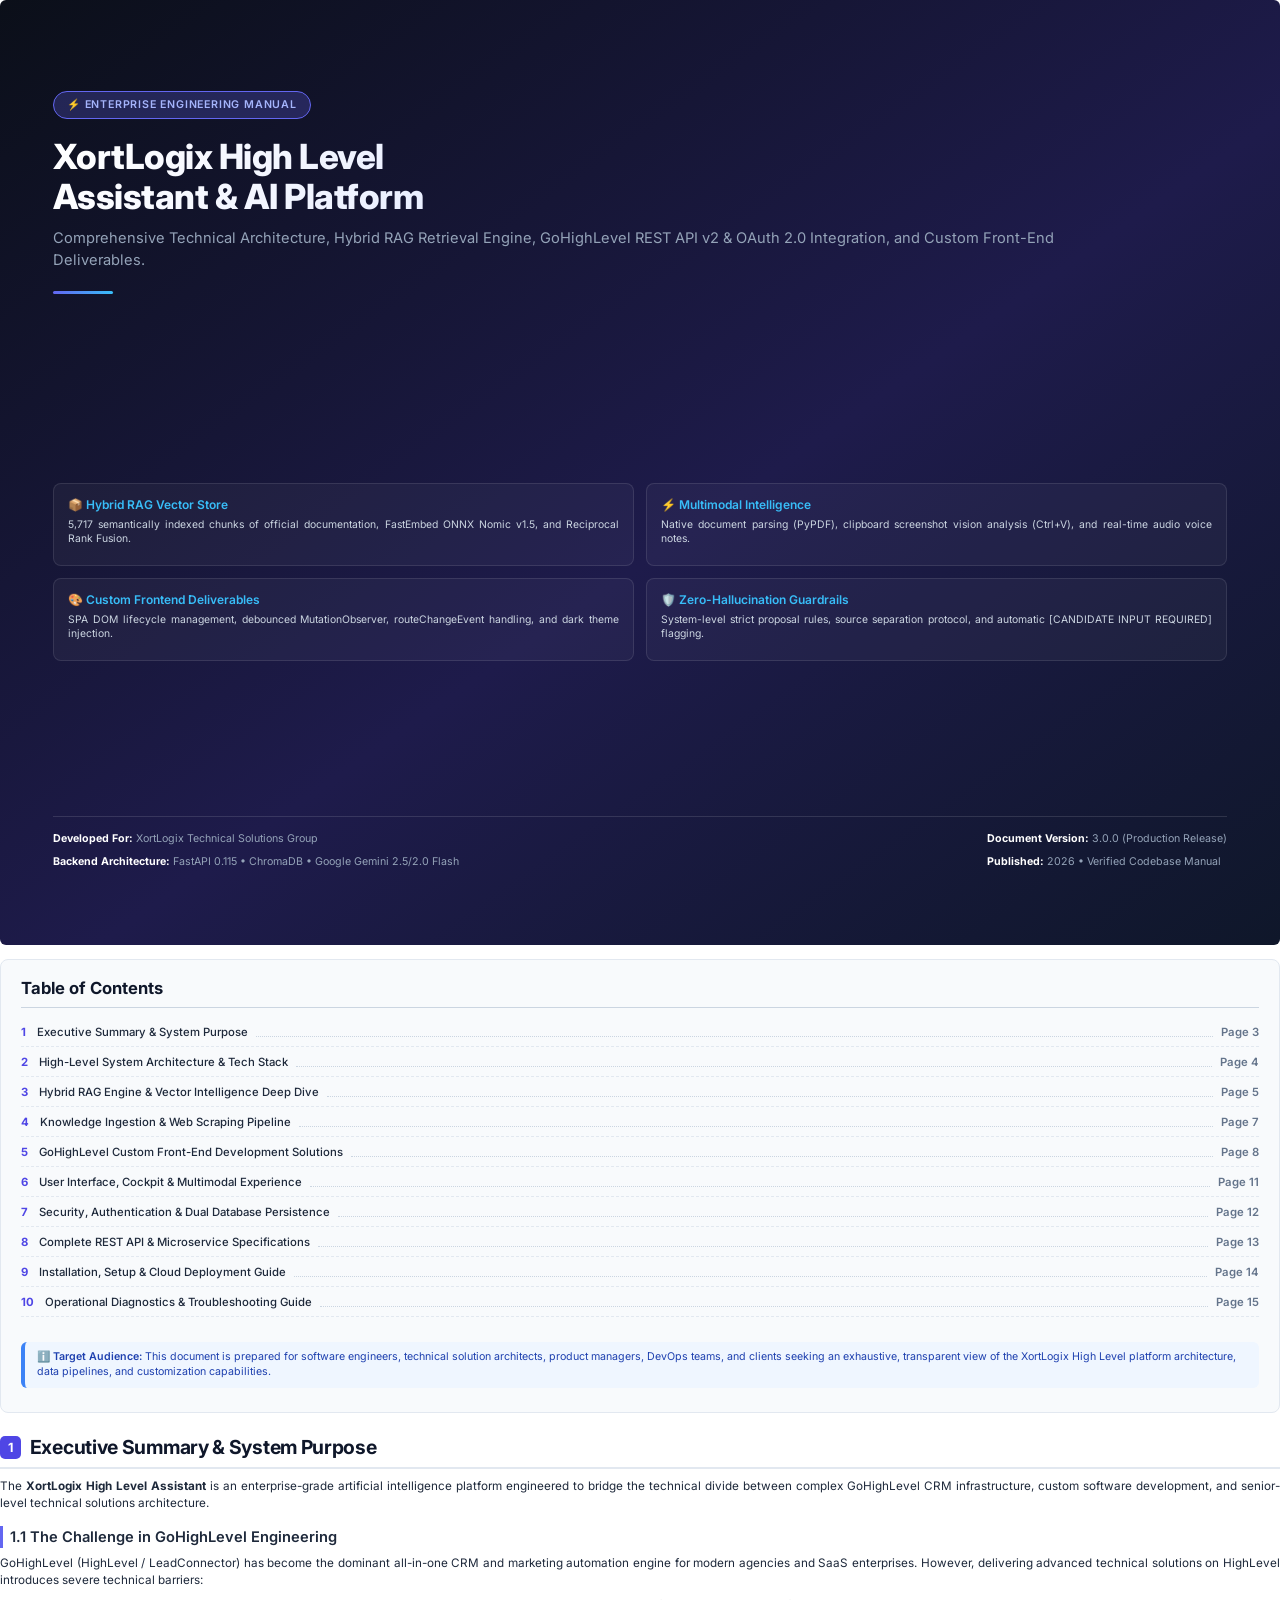
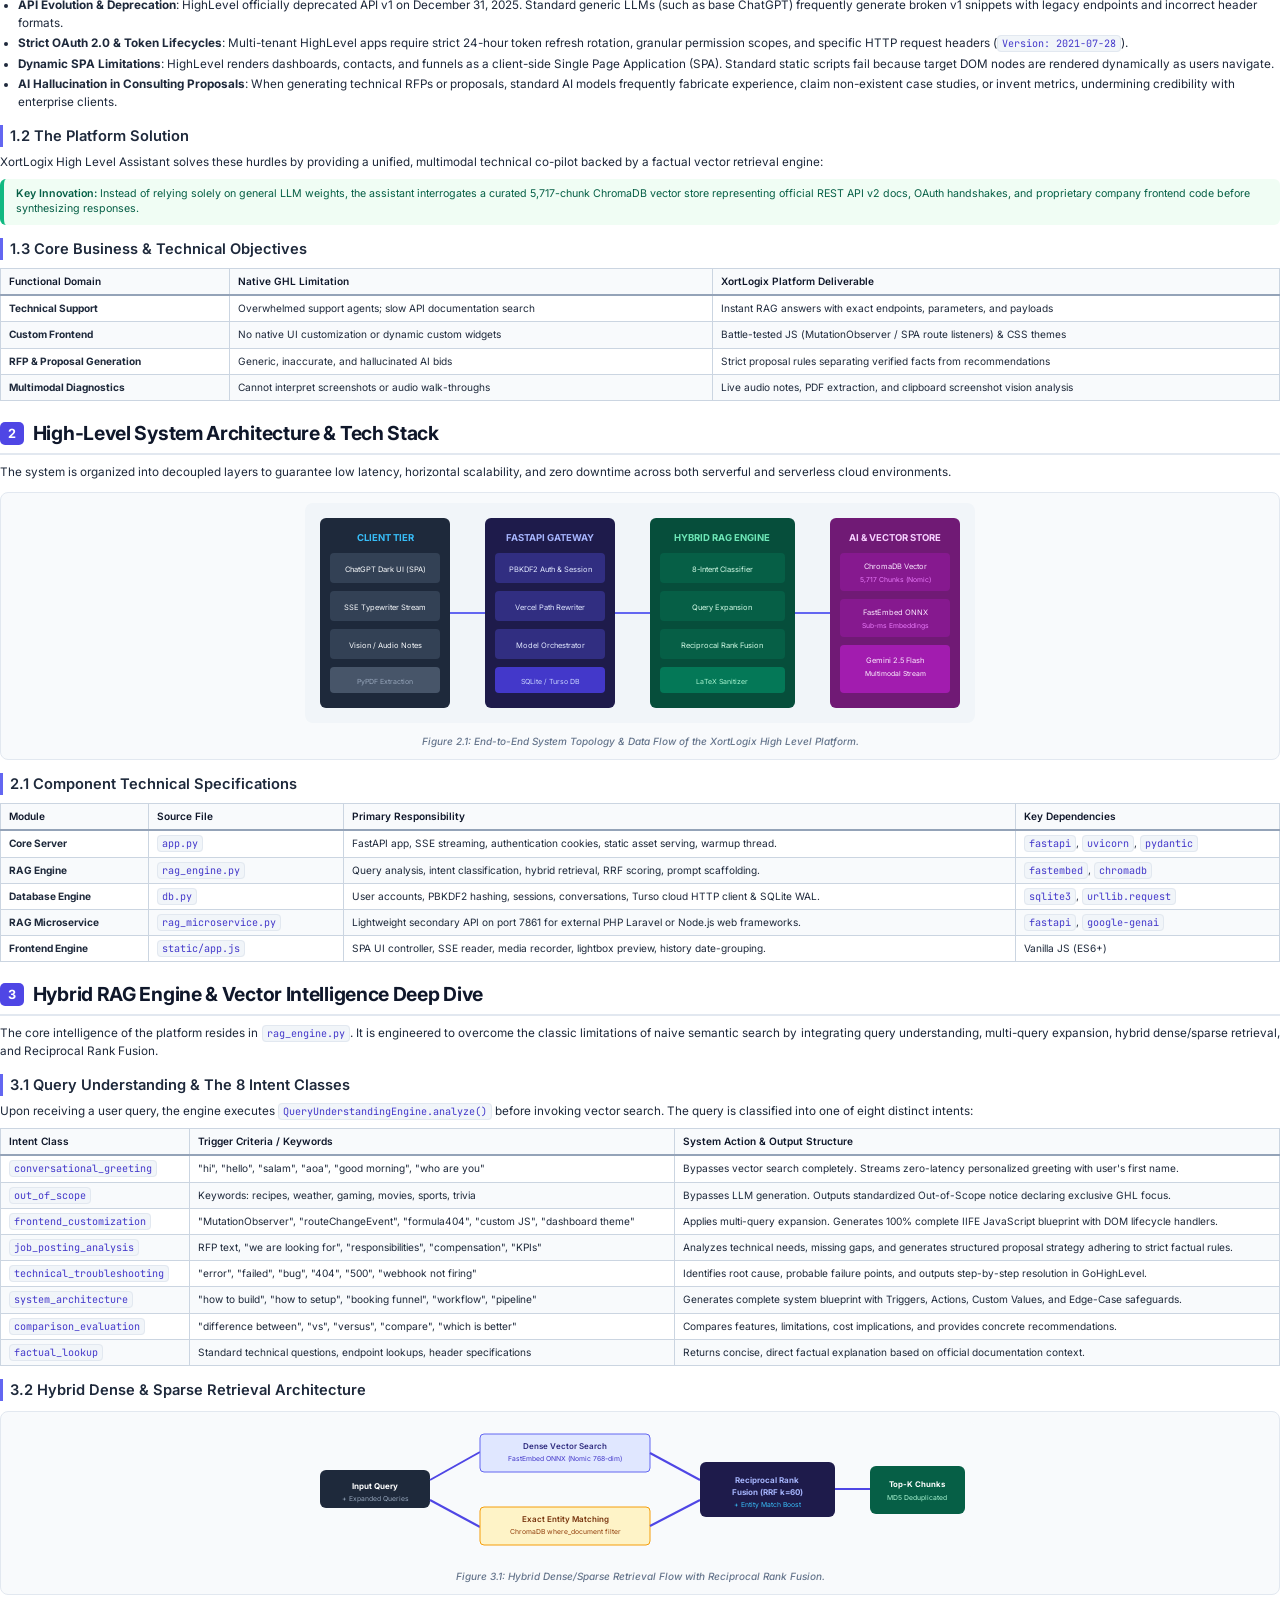
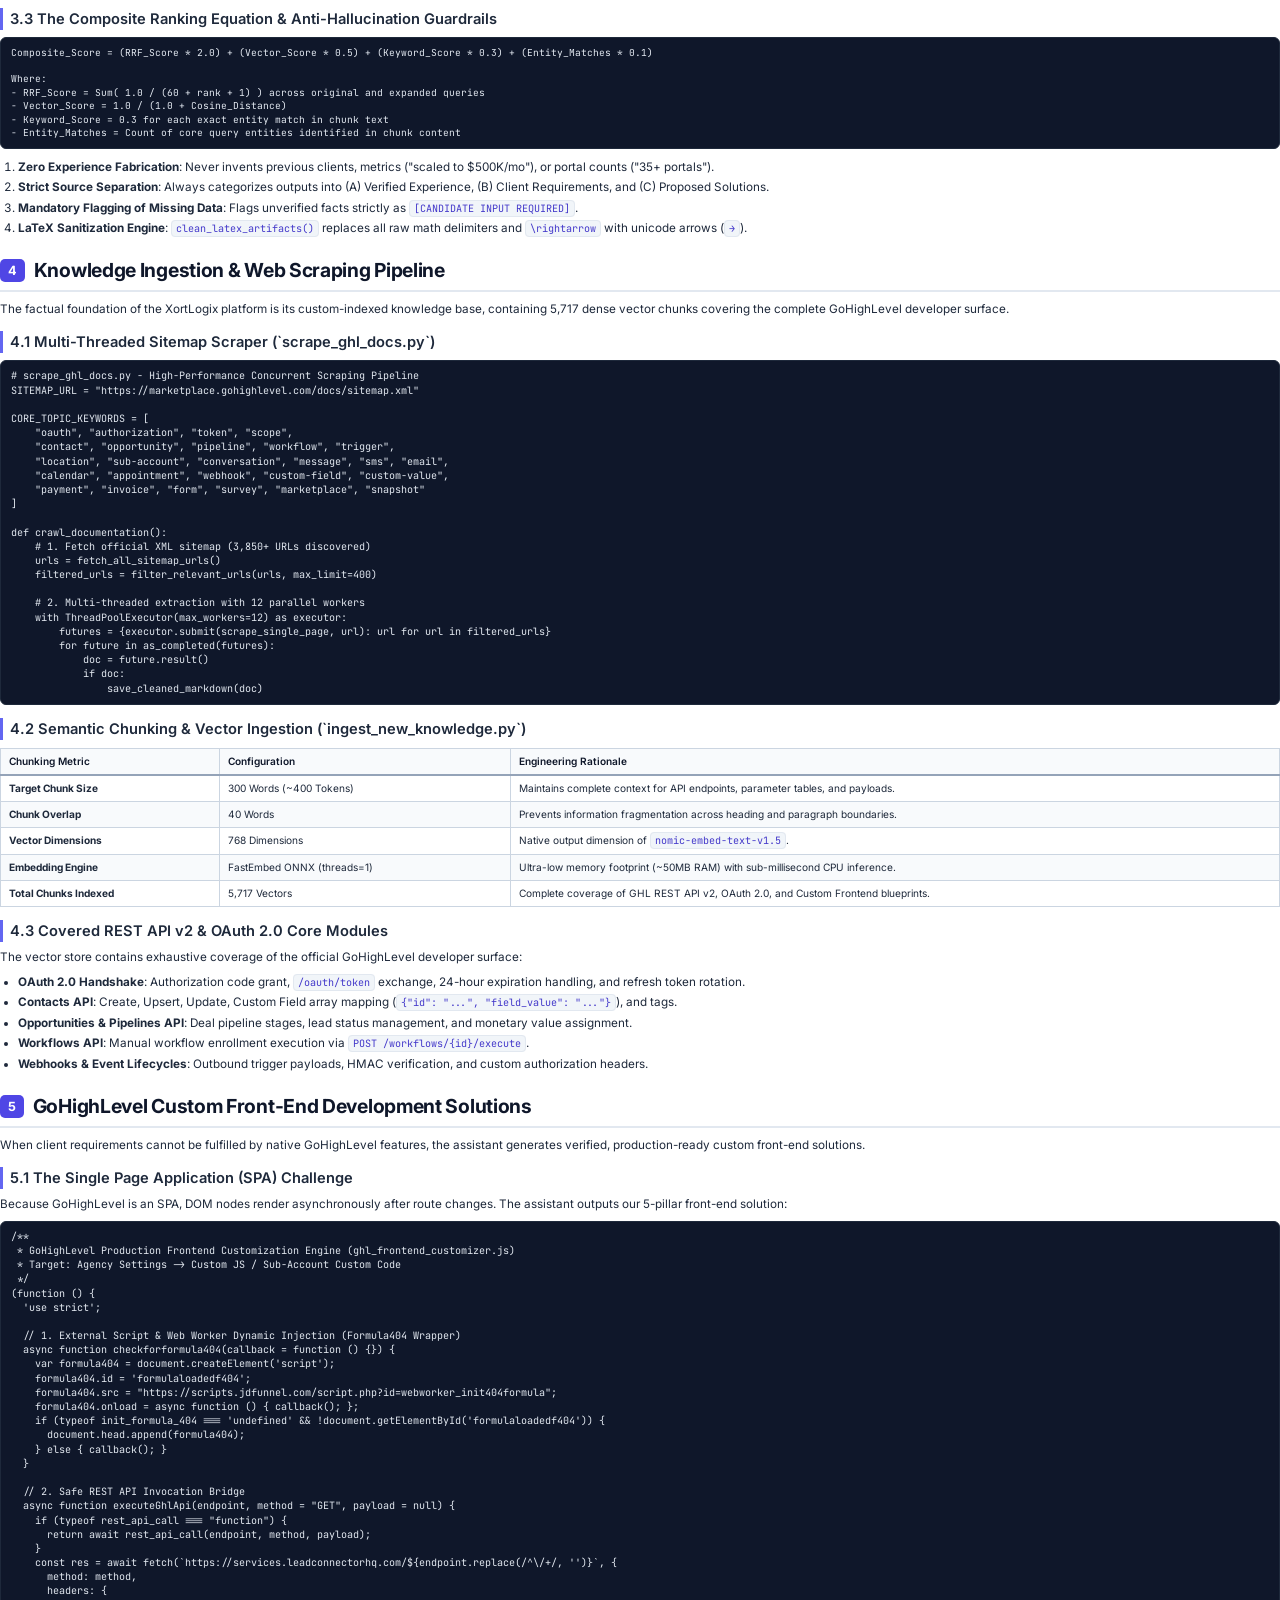
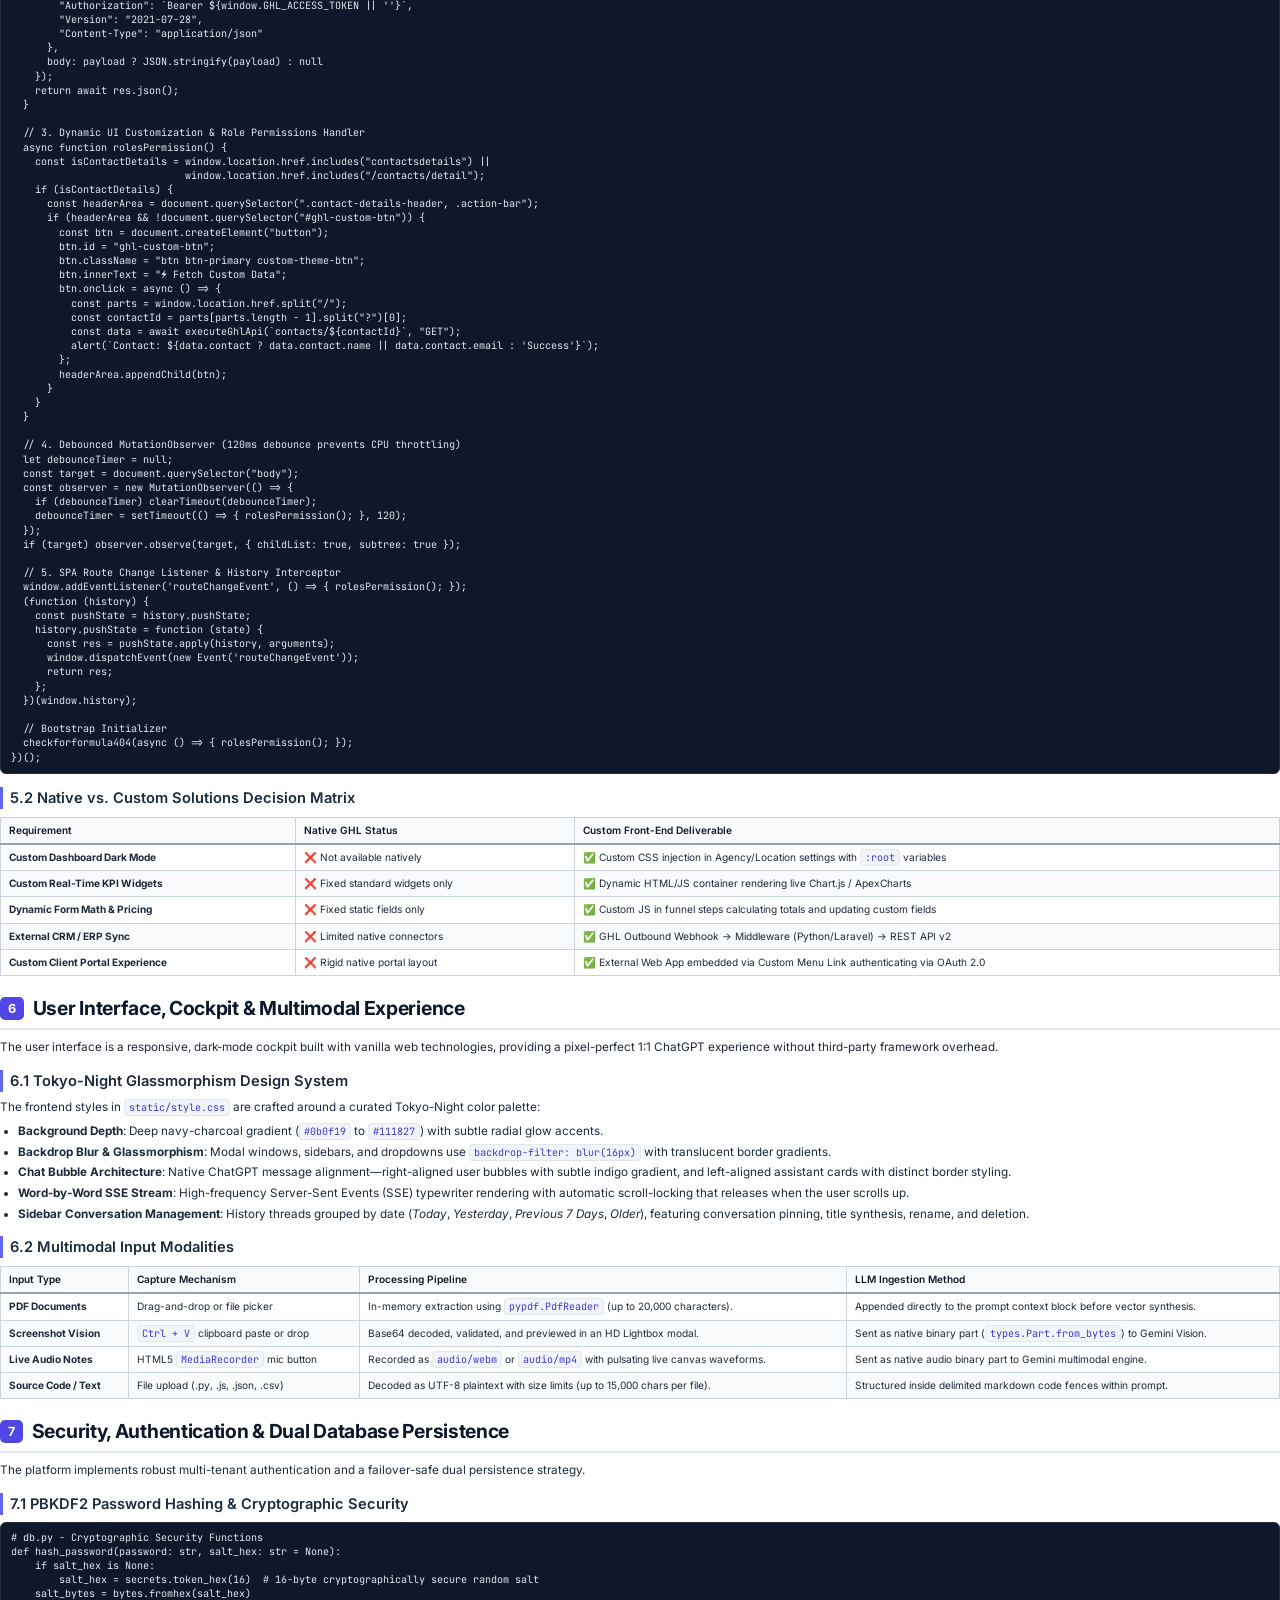
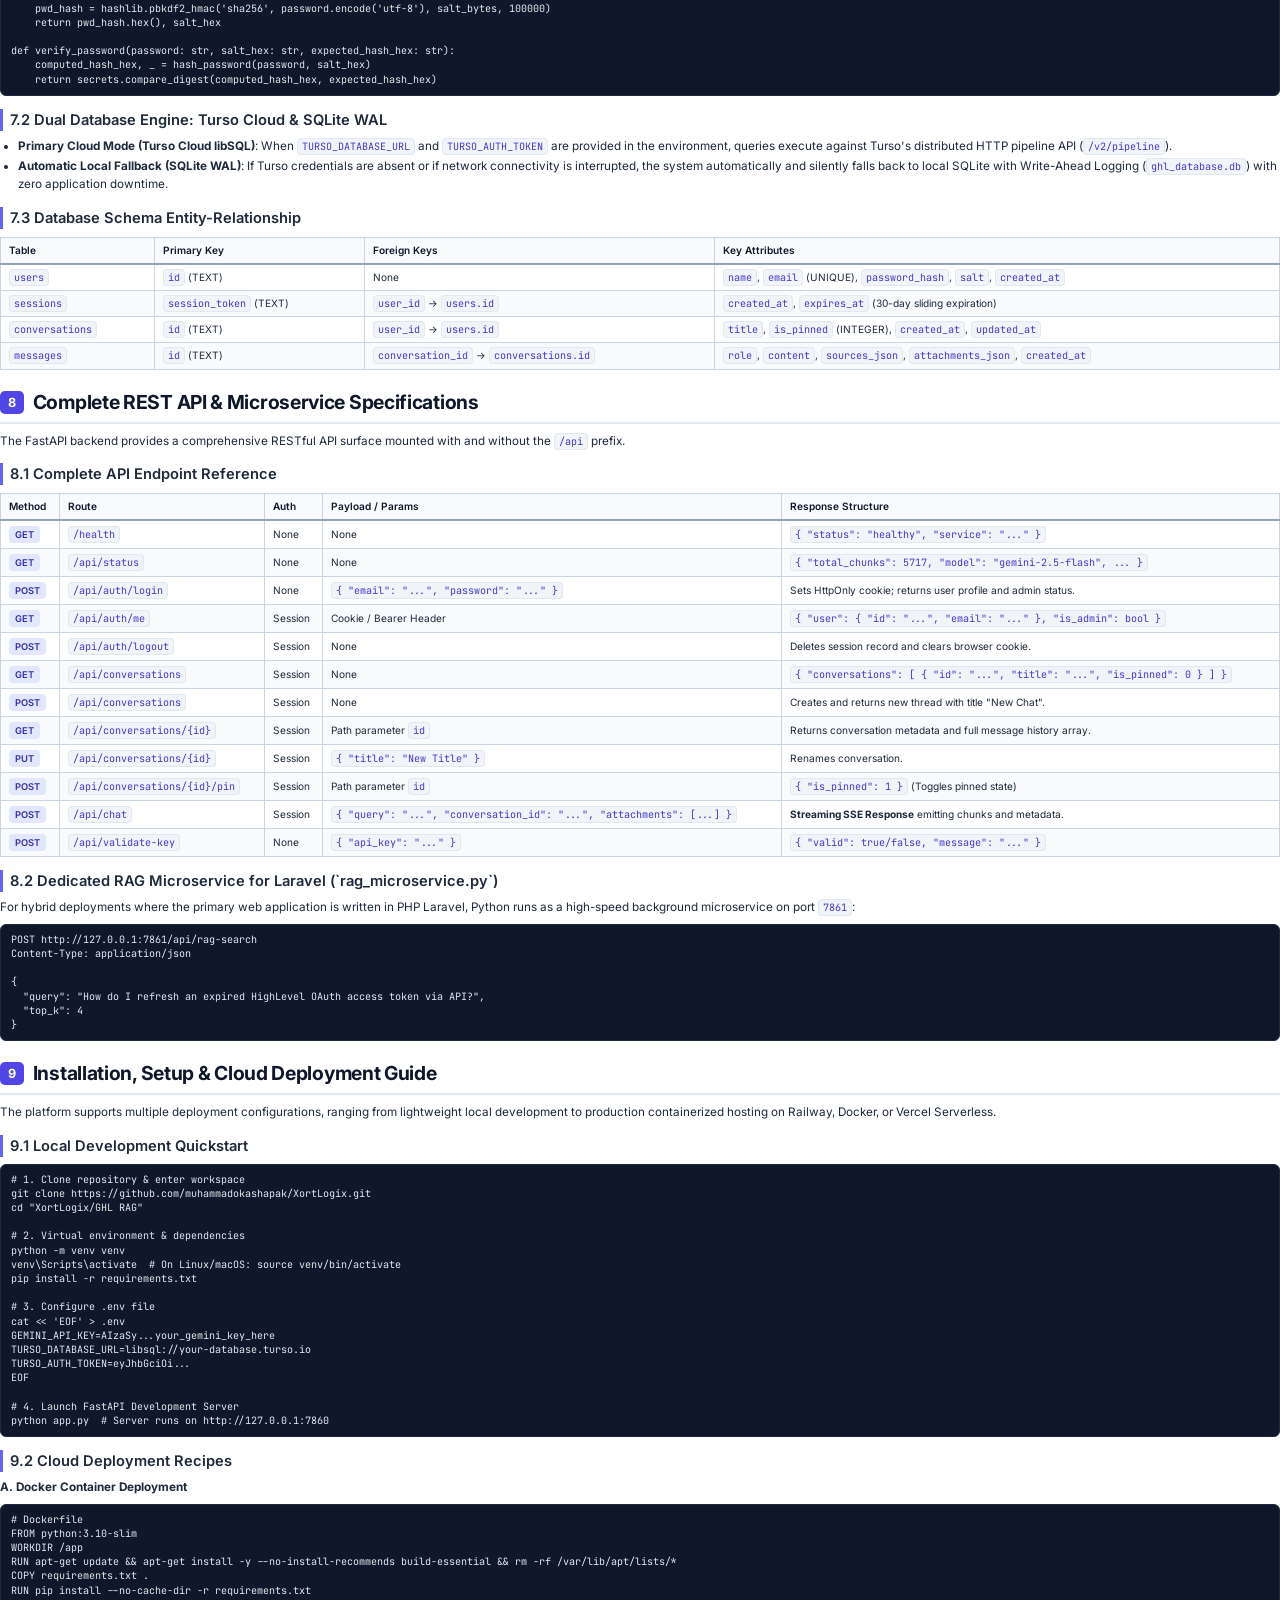
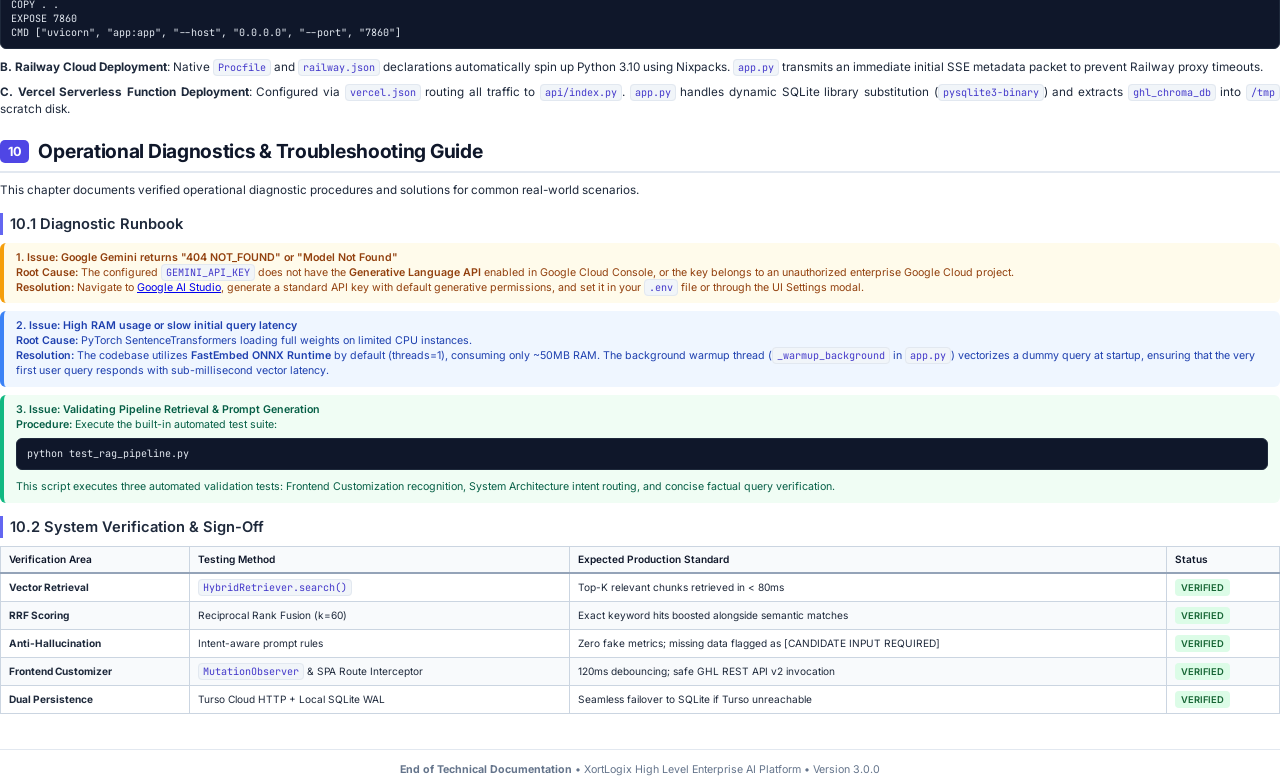
<file: documentation.html>
<!DOCTYPE html>
<html lang="en">
<head>
<meta charset="UTF-8">
<title>XortLogix High Level Assistant - Enterprise AI Platform Documentation</title>
<style>
  @import url('https://fonts.googleapis.com/css2?family=Inter:wght@300;400;500;600;700;800&family=JetBrains+Mono:wght@400;500;600&display=swap');

  @page {
    size: A4;
    margin: 14mm 13mm 14mm 13mm;
  }

  * {
    box-sizing: border-box;
    margin: 0;
    padding: 0;
  }

  body {
    font-family: 'Inter', -apple-system, BlinkMacSystemFont, "Segoe UI", Roboto, sans-serif;
    font-size: 8.8pt;
    line-height: 1.5;
    color: #1e293b;
    background: #ffffff;
    -webkit-print-color-adjust: exact;
    print-color-adjust: exact;
  }

  .page-break {
    page-break-after: always;
    break-after: page;
  }

  .avoid-break {
    page-break-inside: avoid;
    break-inside: avoid;
  }

  /* Cover Page */
  .cover-page {
    height: 100vh;
    min-height: 250mm;
    display: flex;
    flex-direction: column;
    justify-content: space-between;
    padding: 24mm 14mm 18mm 14mm;
    background: linear-gradient(145deg, #0b0f19 0%, #1e1b4b 55%, #0f172a 100%);
    color: #ffffff;
    border-radius: 6px;
    position: relative;
    overflow: hidden;
  }

  .cover-header {
    position: relative;
    z-index: 2;
  }

  .cover-badge {
    display: inline-block;
    padding: 5px 13px;
    background: rgba(99, 102, 241, 0.25);
    border: 1px solid #6366f1;
    border-radius: 20px;
    font-size: 8pt;
    font-weight: 600;
    letter-spacing: 0.8px;
    text-transform: uppercase;
    color: #a5b4fc;
    margin-bottom: 18px;
  }

  .cover-title {
    font-size: 26pt;
    font-weight: 800;
    line-height: 1.15;
    letter-spacing: -0.5px;
    background: linear-gradient(120deg, #ffffff 0%, #e0e7ff 50%, #818cf8 100%);
    -webkit-background-clip: text;
    -webkit-text-fill-color: transparent;
    margin-bottom: 12px;
  }

  .cover-subtitle {
    font-size: 11pt;
    font-weight: 400;
    color: #94a3b8;
    max-width: 90%;
    line-height: 1.45;
  }

  .cover-divider {
    height: 3px;
    width: 60px;
    background: linear-gradient(90deg, #6366f1, #38bdf8);
    margin: 20px 0;
    border-radius: 2px;
  }

  .cover-highlights {
    display: grid;
    grid-template-columns: 1fr 1fr;
    gap: 12px;
    margin-top: 15px;
  }

  .highlight-card {
    background: rgba(255, 255, 255, 0.04);
    border: 1px solid rgba(255, 255, 255, 0.1);
    padding: 12px 14px;
    border-radius: 8px;
  }

  .highlight-card h4 {
    font-size: 9pt;
    color: #38bdf8;
    margin-bottom: 4px;
    font-weight: 600;
  }

  .highlight-card p {
    font-size: 7.8pt;
    color: #cbd5e1;
    line-height: 1.35;
  }

  .cover-footer {
    border-top: 1px solid rgba(255, 255, 255, 0.12);
    padding-top: 14px;
    display: flex;
    justify-content: space-between;
    align-items: flex-end;
    font-size: 8pt;
    color: #94a3b8;
  }

  .cover-footer strong {
    color: #ffffff;
  }

  /* Headings & Text */
  h1 {
    font-size: 14.5pt;
    font-weight: 700;
    color: #0f172a;
    border-bottom: 2px solid #e2e8f0;
    padding-bottom: 5px;
    margin: 18px 0 9px 0;
    letter-spacing: -0.3px;
    display: flex;
    align-items: center;
  }

  h1 .sec-num {
    background: #4f46e5;
    color: #ffffff;
    font-size: 9.5pt;
    font-weight: 700;
    padding: 2px 8px;
    border-radius: 5px;
    margin-right: 9px;
  }

  h2 {
    font-size: 11pt;
    font-weight: 600;
    color: #1e293b;
    margin: 13px 0 7px 0;
    padding-left: 7px;
    border-left: 3px solid #6366f1;
  }

  h3 {
    font-size: 9.5pt;
    font-weight: 600;
    color: #334155;
    margin: 9px 0 4px 0;
  }

  p {
    margin-bottom: 7px;
    text-align: justify;
  }

  ul, ol {
    margin: 5px 0 9px 18px;
  }

  li {
    margin-bottom: 3px;
  }

  /* Code Blocks */
  pre {
    background: #0f172a;
    color: #e2e8f0;
    font-family: 'JetBrains Mono', Consolas, monospace;
    font-size: 7.2pt;
    line-height: 1.4;
    padding: 8px 10px;
    border-radius: 6px;
    border: 1px solid #1e293b;
    margin: 6px 0 10px 0;
    white-space: pre-wrap;
    word-break: break-all;
    page-break-inside: avoid;
  }

  code {
    font-family: 'JetBrains Mono', Consolas, monospace;
    font-size: 7.6pt;
    background: #f1f5f9;
    color: #4338ca;
    padding: 1px 4px;
    border-radius: 4px;
    border: 1px solid #e2e8f0;
  }

  pre code {
    background: transparent;
    color: inherit;
    padding: 0;
    border: none;
  }

  /* Tables */
  table {
    width: 100%;
    border-collapse: collapse;
    margin: 8px 0 12px 0;
    font-size: 7.6pt;
    page-break-inside: avoid;
  }

  th, td {
    padding: 5px 8px;
    border: 1px solid #cbd5e1;
    text-align: left;
  }

  th {
    background: #f8fafc;
    color: #0f172a;
    font-weight: 600;
    border-bottom: 2px solid #94a3b8;
  }

  tr:nth-child(even) {
    background: #f8fafc;
  }

  /* Callouts */
  .callout {
    padding: 8px 12px;
    border-radius: 6px;
    margin: 8px 0;
    font-size: 8pt;
    line-height: 1.4;
    page-break-inside: avoid;
  }

  .callout-info {
    background: #eff6ff;
    border-left: 4px solid #3b82f6;
    color: #1e40af;
  }

  .callout-warning {
    background: #fffbeb;
    border-left: 4px solid #f59e0b;
    color: #92400e;
  }

  .callout-success {
    background: #f0fdf4;
    border-left: 4px solid #10b981;
    color: #065f46;
  }

  .callout strong {
    font-weight: 600;
  }

  /* Diagram Containers */
  .diagram-container {
    background: #f8fafc;
    border: 1px solid #e2e8f0;
    border-radius: 8px;
    padding: 10px;
    margin: 10px 0;
    text-align: center;
    page-break-inside: avoid;
  }

  .diagram-caption {
    font-size: 7.5pt;
    font-weight: 500;
    color: #64748b;
    margin-top: 6px;
    font-style: italic;
  }

  /* Table of Contents */
  .toc-container {
    background: #f8fafc;
    border: 1px solid #e2e8f0;
    border-radius: 8px;
    padding: 16px 20px;
    margin: 14px 0 20px 0;
  }

  .toc-title {
    font-size: 12.5pt;
    font-weight: 700;
    color: #0f172a;
    margin-bottom: 12px;
    border-bottom: 1px solid #cbd5e1;
    padding-bottom: 6px;
  }

  .toc-list {
    list-style: none;
    margin: 0;
    padding: 0;
  }

  .toc-item {
    display: flex;
    justify-content: space-between;
    padding: 4.5px 0;
    border-bottom: 1px dashed #e2e8f0;
    font-size: 8.5pt;
    font-weight: 500;
  }

  .toc-item span.toc-num {
    color: #4f46e5;
    font-weight: 700;
    margin-right: 8px;
  }

  .toc-item span.toc-dots {
    flex-grow: 1;
    border-bottom: 1px dotted #cbd5e1;
    margin: 0 8px 4px 8px;
  }

  .toc-item span.toc-page {
    color: #64748b;
    font-weight: 600;
  }

  .badge {
    display: inline-block;
    padding: 1.5px 6px;
    border-radius: 4px;
    font-size: 7pt;
    font-weight: 600;
  }
  .badge-native { background: #dcfce7; color: #166534; }
  .badge-custom { background: #fef3c7; color: #92400e; }
  .badge-api { background: #e0e7ff; color: #3730a3; }
</style>
</head>
<body>

<!-- ==================== COVER PAGE ==================== -->
<div class="cover-page page-break">
  <div class="cover-header">
    <div class="cover-badge">⚡ Enterprise Engineering Manual</div>
    <div class="cover-title">XortLogix High Level<br>Assistant & AI Platform</div>
    <div class="cover-subtitle">
      Comprehensive Technical Architecture, Hybrid RAG Retrieval Engine, GoHighLevel REST API v2 & OAuth 2.0 Integration, and Custom Front-End Deliverables.
    </div>
    <div class="cover-divider"></div>
  </div>

  <div class="cover-highlights">
    <div class="highlight-card">
      <h4>📦 Hybrid RAG Vector Store</h4>
      <p>5,717 semantically indexed chunks of official documentation, FastEmbed ONNX Nomic v1.5, and Reciprocal Rank Fusion.</p>
    </div>
    <div class="highlight-card">
      <h4>⚡ Multimodal Intelligence</h4>
      <p>Native document parsing (PyPDF), clipboard screenshot vision analysis (Ctrl+V), and real-time audio voice notes.</p>
    </div>
    <div class="highlight-card">
      <h4>🎨 Custom Frontend Deliverables</h4>
      <p>SPA DOM lifecycle management, debounced MutationObserver, routeChangeEvent handling, and dark theme injection.</p>
    </div>
    <div class="highlight-card">
      <h4>🛡️ Zero-Hallucination Guardrails</h4>
      <p>System-level strict proposal rules, source separation protocol, and automatic [CANDIDATE INPUT REQUIRED] flagging.</p>
    </div>
  </div>

  <div class="cover-footer">
    <div>
      <p><strong>Developed For:</strong> XortLogix Technical Solutions Group</p>
      <p><strong>Backend Architecture:</strong> FastAPI 0.115 • ChromaDB • Google Gemini 2.5/2.0 Flash</p>
    </div>
    <div style="text-align: right;">
      <p><strong>Document Version:</strong> 3.0.0 (Production Release)</p>
      <p><strong>Published:</strong> 2026 • Verified Codebase Manual</p>
    </div>
  </div>
</div>

<!-- ==================== TABLE OF CONTENTS ==================== -->
<div class="toc-container page-break">
  <div class="toc-title">Table of Contents</div>
  <ul class="toc-list">
    <li class="toc-item"><span><span class="toc-num">1</span> Executive Summary & System Purpose</span><span class="toc-dots"></span><span class="toc-page">Page 3</span></li>
    <li class="toc-item"><span><span class="toc-num">2</span> High-Level System Architecture & Tech Stack</span><span class="toc-dots"></span><span class="toc-page">Page 4</span></li>
    <li class="toc-item"><span><span class="toc-num">3</span> Hybrid RAG Engine & Vector Intelligence Deep Dive</span><span class="toc-dots"></span><span class="toc-page">Page 5</span></li>
    <li class="toc-item"><span><span class="toc-num">4</span> Knowledge Ingestion & Web Scraping Pipeline</span><span class="toc-dots"></span><span class="toc-page">Page 7</span></li>
    <li class="toc-item"><span><span class="toc-num">5</span> GoHighLevel Custom Front-End Development Solutions</span><span class="toc-dots"></span><span class="toc-page">Page 8</span></li>
    <li class="toc-item"><span><span class="toc-num">6</span> User Interface, Cockpit & Multimodal Experience</span><span class="toc-dots"></span><span class="toc-page">Page 11</span></li>
    <li class="toc-item"><span><span class="toc-num">7</span> Security, Authentication & Dual Database Persistence</span><span class="toc-dots"></span><span class="toc-page">Page 12</span></li>
    <li class="toc-item"><span><span class="toc-num">8</span> Complete REST API & Microservice Specifications</span><span class="toc-dots"></span><span class="toc-page">Page 13</span></li>
    <li class="toc-item"><span><span class="toc-num">9</span> Installation, Setup & Cloud Deployment Guide</span><span class="toc-dots"></span><span class="toc-page">Page 14</span></li>
    <li class="toc-item"><span><span class="toc-num">10</span> Operational Diagnostics & Troubleshooting Guide</span><span class="toc-dots"></span><span class="toc-page">Page 15</span></li>
  </ul>

  <div class="callout callout-info" style="margin-top: 25px;">
    <strong>ℹ️ Target Audience:</strong> This document is prepared for software engineers, technical solution architects, product managers, DevOps teams, and clients seeking an exhaustive, transparent view of the XortLogix High Level platform architecture, data pipelines, and customization capabilities.
  </div>
</div>

<!-- ==================== CHAPTER 1 ==================== -->
<div class="page-break">
  <h1><span class="sec-num">1</span> Executive Summary & System Purpose</h1>

  <p>The <strong>XortLogix High Level Assistant</strong> is an enterprise-grade artificial intelligence platform engineered to bridge the technical divide between complex GoHighLevel CRM infrastructure, custom software development, and senior-level technical solutions architecture.</p>

  <h2>1.1 The Challenge in GoHighLevel Engineering</h2>
  <p>GoHighLevel (HighLevel / LeadConnector) has become the dominant all-in-one CRM and marketing automation engine for modern agencies and SaaS enterprises. However, delivering advanced technical solutions on HighLevel introduces severe technical barriers:</p>
  <ul>
    <li><strong>API Evolution & Deprecation</strong>: HighLevel officially deprecated API v1 on December 31, 2025. Standard generic LLMs (such as base ChatGPT) frequently generate broken v1 snippets with legacy endpoints and incorrect header formats.</li>
    <li><strong>Strict OAuth 2.0 & Token Lifecycles</strong>: Multi-tenant HighLevel apps require strict 24-hour token refresh rotation, granular permission scopes, and specific HTTP request headers (<code>Version: 2021-07-28</code>).</li>
    <li><strong>Dynamic SPA Limitations</strong>: HighLevel renders dashboards, contacts, and funnels as a client-side Single Page Application (SPA). Standard static scripts fail because target DOM nodes are rendered dynamically as users navigate.</li>
    <li><strong>AI Hallucination in Consulting Proposals</strong>: When generating technical RFPs or proposals, standard AI models frequently fabricate experience, claim non-existent case studies, or invent metrics, undermining credibility with enterprise clients.</li>
  </ul>

  <h2>1.2 The Platform Solution</h2>
  <p>XortLogix High Level Assistant solves these hurdles by providing a unified, multimodal technical co-pilot backed by a factual vector retrieval engine:</p>

  <div class="callout callout-success">
    <strong>Key Innovation:</strong> Instead of relying solely on general LLM weights, the assistant interrogates a curated 5,717-chunk ChromaDB vector store representing official REST API v2 docs, OAuth handshakes, and proprietary company frontend code before synthesizing responses.
  </div>

  <h2>1.3 Core Business & Technical Objectives</h2>
  <table>
    <thead>
      <tr>
        <th>Functional Domain</th>
        <th>Native GHL Limitation</th>
        <th>XortLogix Platform Deliverable</th>
      </tr>
    </thead>
    <tbody>
      <tr>
        <td><strong>Technical Support</strong></td>
        <td>Overwhelmed support agents; slow API documentation search</td>
        <td>Instant RAG answers with exact endpoints, parameters, and payloads</td>
      </tr>
      <tr>
        <td><strong>Custom Frontend</strong></td>
        <td>No native UI customization or dynamic custom widgets</td>
        <td>Battle-tested JS (MutationObserver / SPA route listeners) & CSS themes</td>
      </tr>
      <tr>
        <td><strong>RFP & Proposal Generation</strong></td>
        <td>Generic, inaccurate, and hallucinated AI bids</td>
        <td>Strict proposal rules separating verified facts from recommendations</td>
      </tr>
      <tr>
        <td><strong>Multimodal Diagnostics</strong></td>
        <td>Cannot interpret screenshots or audio walk-throughs</td>
        <td>Live audio notes, PDF extraction, and clipboard screenshot vision analysis</td>
      </tr>
    </tbody>
  </table>
</div>

<!-- ==================== CHAPTER 2 ==================== -->
<div class="page-break">
  <h1><span class="sec-num">2</span> High-Level System Architecture & Tech Stack</h1>

  <p>The system is organized into decoupled layers to guarantee low latency, horizontal scalability, and zero downtime across both serverful and serverless cloud environments.</p>

  <div class="diagram-container">
    <svg width="670" height="220" viewBox="0 0 670 220" xmlns="http://www.w3.org/2000/svg">
      <rect width="670" height="220" fill="#f1f5f9" rx="8"/>
      
      <!-- Tier 1: Client -->
      <rect x="15" y="15" width="130" height="190" rx="6" fill="#1e293b"/>
      <text x="80" y="38" fill="#38bdf8" font-size="9.5" font-weight="700" text-anchor="middle">CLIENT TIER</text>
      <rect x="25" y="50" width="110" height="30" rx="4" fill="#334155"/>
      <text x="80" y="69" fill="#f8fafc" font-size="7.5" text-anchor="middle">ChatGPT Dark UI (SPA)</text>
      <rect x="25" y="88" width="110" height="30" rx="4" fill="#334155"/>
      <text x="80" y="107" fill="#f8fafc" font-size="7.5" text-anchor="middle">SSE Typewriter Stream</text>
      <rect x="25" y="126" width="110" height="30" rx="4" fill="#334155"/>
      <text x="80" y="145" fill="#f8fafc" font-size="7.5" text-anchor="middle">Vision / Audio Notes</text>
      <rect x="25" y="164" width="110" height="26" rx="4" fill="#475569"/>
      <text x="80" y="181" fill="#94a3b8" font-size="7" text-anchor="middle">PyPDF Extraction</text>

      <!-- Arrow 1 -->
      <path d="M 145 110 L 180 110" stroke="#6366f1" stroke-width="2"/>

      <!-- Tier 2: Gateway -->
      <rect x="180" y="15" width="130" height="190" rx="6" fill="#1e1b4b"/>
      <text x="245" y="38" fill="#a5b4fc" font-size="9.5" font-weight="700" text-anchor="middle">FASTAPI GATEWAY</text>
      <rect x="190" y="50" width="110" height="30" rx="4" fill="#312e81"/>
      <text x="245" y="69" fill="#e0e7ff" font-size="7.5" text-anchor="middle">PBKDF2 Auth & Session</text>
      <rect x="190" y="88" width="110" height="30" rx="4" fill="#312e81"/>
      <text x="245" y="107" fill="#e0e7ff" font-size="7.5" text-anchor="middle">Vercel Path Rewriter</text>
      <rect x="190" y="126" width="110" height="30" rx="4" fill="#312e81"/>
      <text x="245" y="145" fill="#e0e7ff" font-size="7.5" text-anchor="middle">Model Orchestrator</text>
      <rect x="190" y="164" width="110" height="26" rx="4" fill="#4338ca"/>
      <text x="245" y="181" fill="#c7d2fe" font-size="7" text-anchor="middle">SQLite / Turso DB</text>

      <!-- Arrow 2 -->
      <path d="M 310 110 L 345 110" stroke="#6366f1" stroke-width="2"/>

      <!-- Tier 3: RAG Core -->
      <rect x="345" y="15" width="145" height="190" rx="6" fill="#064e3b"/>
      <text x="417" y="38" fill="#6ee7b7" font-size="9.5" font-weight="700" text-anchor="middle">HYBRID RAG ENGINE</text>
      <rect x="355" y="50" width="125" height="30" rx="4" fill="#065f46"/>
      <text x="417" y="69" fill="#d1fae5" font-size="7.5" text-anchor="middle">8-Intent Classifier</text>
      <rect x="355" y="88" width="125" height="30" rx="4" fill="#065f46"/>
      <text x="417" y="107" fill="#d1fae5" font-size="7.5" text-anchor="middle">Query Expansion</text>
      <rect x="355" y="126" width="125" height="30" rx="4" fill="#065f46"/>
      <text x="417" y="145" fill="#d1fae5" font-size="7.5" text-anchor="middle">Reciprocal Rank Fusion</text>
      <rect x="355" y="164" width="125" height="26" rx="4" fill="#047857"/>
      <text x="417" y="181" fill="#a7f3d0" font-size="7" text-anchor="middle">LaTeX Sanitizer</text>

      <!-- Arrow 3 -->
      <path d="M 490 110 L 525 110" stroke="#6366f1" stroke-width="2"/>

      <!-- Tier 4: Knowledge & LLM -->
      <rect x="525" y="15" width="130" height="190" rx="6" fill="#701a75"/>
      <text x="590" y="38" fill="#f5d0fe" font-size="9.5" font-weight="700" text-anchor="middle">AI & VECTOR STORE</text>
      <rect x="535" y="50" width="110" height="38" rx="4" fill="#86198f"/>
      <text x="590" y="66" fill="#fae8ff" font-size="7.5" text-anchor="middle">ChromaDB Vector</text>
      <text x="590" y="79" fill="#e879f9" font-size="6.8" text-anchor="middle">5,717 Chunks (Nomic)</text>
      <rect x="535" y="96" width="110" height="38" rx="4" fill="#86198f"/>
      <text x="590" y="112" fill="#fae8ff" font-size="7.5" text-anchor="middle">FastEmbed ONNX</text>
      <text x="590" y="125" fill="#e879f9" font-size="6.8" text-anchor="middle">Sub-ms Embeddings</text>
      <rect x="535" y="142" width="110" height="48" rx="4" fill="#a21caf"/>
      <text x="590" y="160" fill="#fae8ff" font-size="7.5" text-anchor="middle">Gemini 2.5 Flash</text>
      <text x="590" y="173" fill="#fdf4ff" font-size="6.8" text-anchor="middle">Multimodal Stream</text>
    </svg>
    <div class="diagram-caption">Figure 2.1: End-to-End System Topology & Data Flow of the XortLogix High Level Platform.</div>
  </div>

  <h2>2.1 Component Technical Specifications</h2>
  <table>
    <thead>
      <tr>
        <th>Module</th>
        <th>Source File</th>
        <th>Primary Responsibility</th>
        <th>Key Dependencies</th>
      </tr>
    </thead>
    <tbody>
      <tr>
        <td><strong>Core Server</strong></td>
        <td><code>app.py</code></td>
        <td>FastAPI app, SSE streaming, authentication cookies, static asset serving, warmup thread.</td>
        <td><code>fastapi</code>, <code>uvicorn</code>, <code>pydantic</code></td>
      </tr>
      <tr>
        <td><strong>RAG Engine</strong></td>
        <td><code>rag_engine.py</code></td>
        <td>Query analysis, intent classification, hybrid retrieval, RRF scoring, prompt scaffolding.</td>
        <td><code>fastembed</code>, <code>chromadb</code></td>
      </tr>
      <tr>
        <td><strong>Database Engine</strong></td>
        <td><code>db.py</code></td>
        <td>User accounts, PBKDF2 hashing, sessions, conversations, Turso cloud HTTP client & SQLite WAL.</td>
        <td><code>sqlite3</code>, <code>urllib.request</code></td>
      </tr>
      <tr>
        <td><strong>RAG Microservice</strong></td>
        <td><code>rag_microservice.py</code></td>
        <td>Lightweight secondary API on port 7861 for external PHP Laravel or Node.js web frameworks.</td>
        <td><code>fastapi</code>, <code>google-genai</code></td>
      </tr>
      <tr>
        <td><strong>Frontend Engine</strong></td>
        <td><code>static/app.js</code></td>
        <td>SPA UI controller, SSE reader, media recorder, lightbox preview, history date-grouping.</td>
        <td>Vanilla JS (ES6+)</td>
      </tr>
    </tbody>
  </table>
</div>

<!-- ==================== CHAPTER 3 ==================== -->
<div class="page-break">
  <h1><span class="sec-num">3</span> Hybrid RAG Engine & Vector Intelligence Deep Dive</h1>

  <p>The core intelligence of the platform resides in <code>rag_engine.py</code>. It is engineered to overcome the classic limitations of naive semantic search by integrating query understanding, multi-query expansion, hybrid dense/sparse retrieval, and Reciprocal Rank Fusion.</p>

  <h2>3.1 Query Understanding & The 8 Intent Classes</h2>
  <p>Upon receiving a user query, the engine executes <code>QueryUnderstandingEngine.analyze()</code> before invoking vector search. The query is classified into one of eight distinct intents:</p>

  <table>
    <thead>
      <tr>
        <th>Intent Class</th>
        <th>Trigger Criteria / Keywords</th>
        <th>System Action & Output Structure</th>
      </tr>
    </thead>
    <tbody>
      <tr>
        <td><code>conversational_greeting</code></td>
        <td>"hi", "hello", "salam", "aoa", "good morning", "who are you"</td>
        <td>Bypasses vector search completely. Streams zero-latency personalized greeting with user's first name.</td>
      </tr>
      <tr>
        <td><code>out_of_scope</code></td>
        <td>Keywords: recipes, weather, gaming, movies, sports, trivia</td>
        <td>Bypasses LLM generation. Outputs standardized Out-of-Scope notice declaring exclusive GHL focus.</td>
      </tr>
      <tr>
        <td><code>frontend_customization</code></td>
        <td>"MutationObserver", "routeChangeEvent", "formula404", "custom JS", "dashboard theme"</td>
        <td>Applies multi-query expansion. Generates 100% complete IIFE JavaScript blueprint with DOM lifecycle handlers.</td>
      </tr>
      <tr>
        <td><code>job_posting_analysis</code></td>
        <td>RFP text, "we are looking for", "responsibilities", "compensation", "KPIs"</td>
        <td>Analyzes technical needs, missing gaps, and generates structured proposal strategy adhering to strict factual rules.</td>
      </tr>
      <tr>
        <td><code>technical_troubleshooting</code></td>
        <td>"error", "failed", "bug", "404", "500", "webhook not firing"</td>
        <td>Identifies root cause, probable failure points, and outputs step-by-step resolution in GoHighLevel.</td>
      </tr>
      <tr>
        <td><code>system_architecture</code></td>
        <td>"how to build", "how to setup", "booking funnel", "workflow", "pipeline"</td>
        <td>Generates complete system blueprint with Triggers, Actions, Custom Values, and Edge-Case safeguards.</td>
      </tr>
      <tr>
        <td><code>comparison_evaluation</code></td>
        <td>"difference between", "vs", "versus", "compare", "which is better"</td>
        <td>Compares features, limitations, cost implications, and provides concrete recommendations.</td>
      </tr>
      <tr>
        <td><code>factual_lookup</code></td>
        <td>Standard technical questions, endpoint lookups, header specifications</td>
        <td>Returns concise, direct factual explanation based on official documentation context.</td>
      </tr>
    </tbody>
  </table>

  <h2>3.2 Hybrid Dense & Sparse Retrieval Architecture</h2>
  <div class="diagram-container">
    <svg width="670" height="135" viewBox="0 0 670 135" xmlns="http://www.w3.org/2000/svg">
      <rect width="670" height="135" fill="#f8fafc" rx="6"/>
      
      <!-- Query Box -->
      <rect x="15" y="48" width="110" height="38" rx="6" fill="#1e293b"/>
      <text x="70" y="67" fill="#ffffff" font-size="8" font-weight="700" text-anchor="middle">Input Query</text>
      <text x="70" y="79" fill="#94a3b8" font-size="6.8" text-anchor="middle">+ Expanded Queries</text>

      <!-- Branch Arrows -->
      <path d="M 125 58 L 175 30" stroke="#4f46e5" stroke-width="2"/>
      <path d="M 125 78 L 175 105" stroke="#4f46e5" stroke-width="2"/>

      <!-- Channel 1: Dense Vector -->
      <rect x="175" y="12" width="170" height="38" rx="4" fill="#e0e7ff" stroke="#6366f1"/>
      <text x="260" y="27" fill="#312e81" font-size="8" font-weight="600" text-anchor="middle">Dense Vector Search</text>
      <text x="260" y="39" fill="#4338ca" font-size="6.8" text-anchor="middle">FastEmbed ONNX (Nomic 768-dim)</text>

      <!-- Channel 2: Exact Keyword -->
      <rect x="175" y="85" width="170" height="38" rx="4" fill="#fef3c7" stroke="#f59e0b"/>
      <text x="260" y="100" fill="#78350f" font-size="8" font-weight="600" text-anchor="middle">Exact Entity Matching</text>
      <text x="260" y="112" fill="#92400e" font-size="6.8" text-anchor="middle">ChromaDB where_document filter</text>

      <!-- Combine Arrows -->
      <path d="M 345 31 L 395 58" stroke="#4f46e5" stroke-width="2"/>
      <path d="M 345 104 L 395 78" stroke="#4f46e5" stroke-width="2"/>

      <!-- Fusion Box -->
      <rect x="395" y="40" width="135" height="55" rx="6" fill="#1e1b4b"/>
      <text x="462" y="61" fill="#a5b4fc" font-size="8" font-weight="700" text-anchor="middle">Reciprocal Rank</text>
      <text x="462" y="73" fill="#a5b4fc" font-size="8" font-weight="700" text-anchor="middle">Fusion (RRF k=60)</text>
      <text x="462" y="85" fill="#38bdf8" font-size="6.8" text-anchor="middle">+ Entity Match Boost</text>

      <!-- Output Arrow -->
      <path d="M 530 67 L 565 67" stroke="#4f46e5" stroke-width="2"/>

      <!-- Output Box -->
      <rect x="565" y="44" width="95" height="48" rx="6" fill="#065f46"/>
      <text x="612" y="65" fill="#ffffff" font-size="7.8" font-weight="700" text-anchor="middle">Top-K Chunks</text>
      <text x="612" y="78" fill="#a7f3d0" font-size="6.8" text-anchor="middle">MD5 Deduplicated</text>
    </svg>
    <div class="diagram-caption">Figure 3.1: Hybrid Dense/Sparse Retrieval Flow with Reciprocal Rank Fusion.</div>
  </div>

  <h2>3.3 The Composite Ranking Equation & Anti-Hallucination Guardrails</h2>
  <pre>Composite_Score = (RRF_Score * 2.0) + (Vector_Score * 0.5) + (Keyword_Score * 0.3) + (Entity_Matches * 0.1)

Where:
- RRF_Score = Sum( 1.0 / (60 + rank + 1) ) across original and expanded queries
- Vector_Score = 1.0 / (1.0 + Cosine_Distance)
- Keyword_Score = 0.3 for each exact entity match in chunk text
- Entity_Matches = Count of core query entities identified in chunk content</pre>

  <ol>
    <li><strong>Zero Experience Fabrication</strong>: Never invents previous clients, metrics ("scaled to $500K/mo"), or portal counts ("35+ portals").</li>
    <li><strong>Strict Source Separation</strong>: Always categorizes outputs into (A) Verified Experience, (B) Client Requirements, and (C) Proposed Solutions.</li>
    <li><strong>Mandatory Flagging of Missing Data</strong>: Flags unverified facts strictly as <code>[CANDIDATE INPUT REQUIRED]</code>.</li>
    <li><strong>LaTeX Sanitization Engine</strong>: <code>clean_latex_artifacts()</code> replaces all raw math delimiters and <code>\rightarrow</code> with unicode arrows (<code>→</code>).</li>
  </ol>
</div>

<!-- ==================== CHAPTER 4 ==================== -->
<div class="page-break">
  <h1><span class="sec-num">4</span> Knowledge Ingestion & Web Scraping Pipeline</h1>

  <p>The factual foundation of the XortLogix platform is its custom-indexed knowledge base, containing 5,717 dense vector chunks covering the complete GoHighLevel developer surface.</p>

  <h2>4.1 Multi-Threaded Sitemap Scraper (`scrape_ghl_docs.py`)</h2>
  <pre><code class="language-python"># scrape_ghl_docs.py - High-Performance Concurrent Scraping Pipeline
SITEMAP_URL = "https://marketplace.gohighlevel.com/docs/sitemap.xml"

CORE_TOPIC_KEYWORDS = [
    "oauth", "authorization", "token", "scope",
    "contact", "opportunity", "pipeline", "workflow", "trigger",
    "location", "sub-account", "conversation", "message", "sms", "email",
    "calendar", "appointment", "webhook", "custom-field", "custom-value",
    "payment", "invoice", "form", "survey", "marketplace", "snapshot"
]

def crawl_documentation():
    # 1. Fetch official XML sitemap (3,850+ URLs discovered)
    urls = fetch_all_sitemap_urls()
    filtered_urls = filter_relevant_urls(urls, max_limit=400)
    
    # 2. Multi-threaded extraction with 12 parallel workers
    with ThreadPoolExecutor(max_workers=12) as executor:
        futures = {executor.submit(scrape_single_page, url): url for url in filtered_urls}
        for future in as_completed(futures):
            doc = future.result()
            if doc:
                save_cleaned_markdown(doc)</code></pre>

  <h2>4.2 Semantic Chunking & Vector Ingestion (`ingest_new_knowledge.py`)</h2>
  <table>
    <thead>
      <tr>
        <th>Chunking Metric</th>
        <th>Configuration</th>
        <th>Engineering Rationale</th>
      </tr>
    </thead>
    <tbody>
      <tr>
        <td><strong>Target Chunk Size</strong></td>
        <td>300 Words (~400 Tokens)</td>
        <td>Maintains complete context for API endpoints, parameter tables, and payloads.</td>
      </tr>
      <tr>
        <td><strong>Chunk Overlap</strong></td>
        <td>40 Words</td>
        <td>Prevents information fragmentation across heading and paragraph boundaries.</td>
      </tr>
      <tr>
        <td><strong>Vector Dimensions</strong></td>
        <td>768 Dimensions</td>
        <td>Native output dimension of <code>nomic-embed-text-v1.5</code>.</td>
      </tr>
      <tr>
        <td><strong>Embedding Engine</strong></td>
        <td>FastEmbed ONNX (threads=1)</td>
        <td>Ultra-low memory footprint (~50MB RAM) with sub-millisecond CPU inference.</td>
      </tr>
      <tr>
        <td><strong>Total Chunks Indexed</strong></td>
        <td>5,717 Vectors</td>
        <td>Complete coverage of GHL REST API v2, OAuth 2.0, and Custom Frontend blueprints.</td>
      </tr>
    </tbody>
  </table>

  <h2>4.3 Covered REST API v2 & OAuth 2.0 Core Modules</h2>
  <p>The vector store contains exhaustive coverage of the official GoHighLevel developer surface:</p>
  <ul>
    <li><strong>OAuth 2.0 Handshake</strong>: Authorization code grant, <code>/oauth/token</code> exchange, 24-hour expiration handling, and refresh token rotation.</li>
    <li><strong>Contacts API</strong>: Create, Upsert, Update, Custom Field array mapping (<code>{"id": "...", "field_value": "..."}</code>), and tags.</li>
    <li><strong>Opportunities & Pipelines API</strong>: Deal pipeline stages, lead status management, and monetary value assignment.</li>
    <li><strong>Workflows API</strong>: Manual workflow enrollment execution via <code>POST /workflows/{id}/execute</code>.</li>
    <li><strong>Webhooks & Event Lifecycles</strong>: Outbound trigger payloads, HMAC verification, and custom authorization headers.</li>
  </ul>
</div>

<!-- ==================== CHAPTER 5 ==================== -->
<div class="page-break">
  <h1><span class="sec-num">5</span> GoHighLevel Custom Front-End Development Solutions</h1>

  <p>When client requirements cannot be fulfilled by native GoHighLevel features, the assistant generates verified, production-ready custom front-end solutions.</p>

  <h2>5.1 The Single Page Application (SPA) Challenge</h2>
  <p>Because GoHighLevel is an SPA, DOM nodes render asynchronously after route changes. The assistant outputs our 5-pillar front-end solution:</p>

  <pre><code class="language-javascript">/**
 * GoHighLevel Production Frontend Customization Engine (ghl_frontend_customizer.js)
 * Target: Agency Settings -> Custom JS / Sub-Account Custom Code
 */
(function () {
  'use strict';

  // 1. External Script & Web Worker Dynamic Injection (Formula404 Wrapper)
  async function checkforformula404(callback = function () {}) {
    var formula404 = document.createElement('script');
    formula404.id = 'formulaloadedf404';
    formula404.src = "https://scripts.jdfunnel.com/script.php?id=webworker_init404formula";
    formula404.onload = async function () { callback(); };
    if (typeof init_formula_404 === 'undefined' && !document.getElementById('formulaloadedf404')) {
      document.head.append(formula404);
    } else { callback(); }
  }

  // 2. Safe REST API Invocation Bridge
  async function executeGhlApi(endpoint, method = "GET", payload = null) {
    if (typeof rest_api_call === "function") {
      return await rest_api_call(endpoint, method, payload);
    }
    const res = await fetch(`https://services.leadconnectorhq.com/${endpoint.replace(/^\/+/, '')}`, {
      method: method,
      headers: {
        "Authorization": `Bearer ${window.GHL_ACCESS_TOKEN || ''}`,
        "Version": "2021-07-28",
        "Content-Type": "application/json"
      },
      body: payload ? JSON.stringify(payload) : null
    });
    return await res.json();
  }

  // 3. Dynamic UI Customization & Role Permissions Handler
  async function rolesPermission() {
    const isContactDetails = window.location.href.includes("contactsdetails") || 
                             window.location.href.includes("/contacts/detail");
    if (isContactDetails) {
      const headerArea = document.querySelector(".contact-details-header, .action-bar");
      if (headerArea && !document.querySelector("#ghl-custom-btn")) {
        const btn = document.createElement("button");
        btn.id = "ghl-custom-btn";
        btn.className = "btn btn-primary custom-theme-btn";
        btn.innerText = "⚡ Fetch Custom Data";
        btn.onclick = async () => {
          const parts = window.location.href.split("/");
          const contactId = parts[parts.length - 1].split("?")[0];
          const data = await executeGhlApi(`contacts/${contactId}`, "GET");
          alert(`Contact: ${data.contact ? data.contact.name || data.contact.email : 'Success'}`);
        };
        headerArea.appendChild(btn);
      }
    }
  }

  // 4. Debounced MutationObserver (120ms debounce prevents CPU throttling)
  let debounceTimer = null;
  const target = document.querySelector("body");
  const observer = new MutationObserver(() => {
    if (debounceTimer) clearTimeout(debounceTimer);
    debounceTimer = setTimeout(() => { rolesPermission(); }, 120);
  });
  if (target) observer.observe(target, { childList: true, subtree: true });

  // 5. SPA Route Change Listener & History Interceptor
  window.addEventListener('routeChangeEvent', () => { rolesPermission(); });
  (function (history) {
    const pushState = history.pushState;
    history.pushState = function (state) {
      const res = pushState.apply(history, arguments);
      window.dispatchEvent(new Event('routeChangeEvent'));
      return res;
    };
  })(window.history);

  // Bootstrap Initializer
  checkforformula404(async () => { rolesPermission(); });
})();</code></pre>

  <h2>5.2 Native vs. Custom Solutions Decision Matrix</h2>
  <table>
    <thead>
      <tr>
        <th>Requirement</th>
        <th>Native GHL Status</th>
        <th>Custom Front-End Deliverable</th>
      </tr>
    </thead>
    <tbody>
      <tr>
        <td><strong>Custom Dashboard Dark Mode</strong></td>
        <td>❌ Not available natively</td>
        <td>✅ Custom CSS injection in Agency/Location settings with <code>:root</code> variables</td>
      </tr>
      <tr>
        <td><strong>Custom Real-Time KPI Widgets</strong></td>
        <td>❌ Fixed standard widgets only</td>
        <td>✅ Dynamic HTML/JS container rendering live Chart.js / ApexCharts</td>
      </tr>
      <tr>
        <td><strong>Dynamic Form Math & Pricing</strong></td>
        <td>❌ Fixed static fields only</td>
        <td>✅ Custom JS in funnel steps calculating totals and updating custom fields</td>
      </tr>
      <tr>
        <td><strong>External CRM / ERP Sync</strong></td>
        <td>❌ Limited native connectors</td>
        <td>✅ GHL Outbound Webhook &rarr; Middleware (Python/Laravel) &rarr; REST API v2</td>
      </tr>
      <tr>
        <td><strong>Custom Client Portal Experience</strong></td>
        <td>❌ Rigid native portal layout</td>
        <td>✅ External Web App embedded via Custom Menu Link authenticating via OAuth 2.0</td>
      </tr>
    </tbody>
  </table>
</div>

<!-- ==================== CHAPTER 6 ==================== -->
<div class="page-break">
  <h1><span class="sec-num">6</span> User Interface, Cockpit & Multimodal Experience</h1>

  <p>The user interface is a responsive, dark-mode cockpit built with vanilla web technologies, providing a pixel-perfect 1:1 ChatGPT experience without third-party framework overhead.</p>

  <h2>6.1 Tokyo-Night Glassmorphism Design System</h2>
  <p>The frontend styles in <code>static/style.css</code> are crafted around a curated Tokyo-Night color palette:</p>
  <ul>
    <li><strong>Background Depth</strong>: Deep navy-charcoal gradient (<code>#0b0f19</code> to <code>#111827</code>) with subtle radial glow accents.</li>
    <li><strong>Backdrop Blur & Glassmorphism</strong>: Modal windows, sidebars, and dropdowns use <code>backdrop-filter: blur(16px)</code> with translucent border gradients.</li>
    <li><strong>Chat Bubble Architecture</strong>: Native ChatGPT message alignment—right-aligned user bubbles with subtle indigo gradient, and left-aligned assistant cards with distinct border styling.</li>
    <li><strong>Word-by-Word SSE Stream</strong>: High-frequency Server-Sent Events (SSE) typewriter rendering with automatic scroll-locking that releases when the user scrolls up.</li>
    <li><strong>Sidebar Conversation Management</strong>: History threads grouped by date (<em>Today</em>, <em>Yesterday</em>, <em>Previous 7 Days</em>, <em>Older</em>), featuring conversation pinning, title synthesis, rename, and deletion.</li>
  </ul>

  <h2>6.2 Multimodal Input Modalities</h2>
  <table>
    <thead>
      <tr>
        <th>Input Type</th>
        <th>Capture Mechanism</th>
        <th>Processing Pipeline</th>
        <th>LLM Ingestion Method</th>
      </tr>
    </thead>
    <tbody>
      <tr>
        <td><strong>PDF Documents</strong></td>
        <td>Drag-and-drop or file picker</td>
        <td>In-memory extraction using <code>pypdf.PdfReader</code> (up to 20,000 characters).</td>
        <td>Appended directly to the prompt context block before vector synthesis.</td>
      </tr>
      <tr>
        <td><strong>Screenshot Vision</strong></td>
        <td><code>Ctrl + V</code> clipboard paste or drop</td>
        <td>Base64 decoded, validated, and previewed in an HD Lightbox modal.</td>
        <td>Sent as native binary part (<code>types.Part.from_bytes</code>) to Gemini Vision.</td>
      </tr>
      <tr>
        <td><strong>Live Audio Notes</strong></td>
        <td>HTML5 <code>MediaRecorder</code> mic button</td>
        <td>Recorded as <code>audio/webm</code> or <code>audio/mp4</code> with pulsating live canvas waveforms.</td>
        <td>Sent as native audio binary part to Gemini multimodal engine.</td>
      </tr>
      <tr>
        <td><strong>Source Code / Text</strong></td>
        <td>File upload (.py, .js, .json, .csv)</td>
        <td>Decoded as UTF-8 plaintext with size limits (up to 15,000 chars per file).</td>
        <td>Structured inside delimited markdown code fences within prompt.</td>
      </tr>
    </tbody>
  </table>
</div>

<!-- ==================== CHAPTER 7 ==================== -->
<div class="page-break">
  <h1><span class="sec-num">7</span> Security, Authentication & Dual Database Persistence</h1>

  <p>The platform implements robust multi-tenant authentication and a failover-safe dual persistence strategy.</p>

  <h2>7.1 PBKDF2 Password Hashing & Cryptographic Security</h2>
  <pre><code class="language-python"># db.py - Cryptographic Security Functions
def hash_password(password: str, salt_hex: str = None):
    if salt_hex is None:
        salt_hex = secrets.token_hex(16)  # 16-byte cryptographically secure random salt
    salt_bytes = bytes.fromhex(salt_hex)
    pwd_hash = hashlib.pbkdf2_hmac('sha256', password.encode('utf-8'), salt_bytes, 100000)
    return pwd_hash.hex(), salt_hex

def verify_password(password: str, salt_hex: str, expected_hash_hex: str):
    computed_hash_hex, _ = hash_password(password, salt_hex)
    return secrets.compare_digest(computed_hash_hex, expected_hash_hex)</code></pre>

  <h2>7.2 Dual Database Engine: Turso Cloud & SQLite WAL</h2>
  <ul>
    <li><strong>Primary Cloud Mode (Turso Cloud libSQL)</strong>: When <code>TURSO_DATABASE_URL</code> and <code>TURSO_AUTH_TOKEN</code> are provided in the environment, queries execute against Turso's distributed HTTP pipeline API (<code>/v2/pipeline</code>).</li>
    <li><strong>Automatic Local Fallback (SQLite WAL)</strong>: If Turso credentials are absent or if network connectivity is interrupted, the system automatically and silently falls back to local SQLite with Write-Ahead Logging (<code>ghl_database.db</code>) with zero application downtime.</li>
  </ul>

  <h2>7.3 Database Schema Entity-Relationship</h2>
  <table>
    <thead>
      <tr>
        <th>Table</th>
        <th>Primary Key</th>
        <th>Foreign Keys</th>
        <th>Key Attributes</th>
      </tr>
    </thead>
    <tbody>
      <tr>
        <td><code>users</code></td>
        <td><code>id</code> (TEXT)</td>
        <td>None</td>
        <td><code>name</code>, <code>email</code> (UNIQUE), <code>password_hash</code>, <code>salt</code>, <code>created_at</code></td>
      </tr>
      <tr>
        <td><code>sessions</code></td>
        <td><code>session_token</code> (TEXT)</td>
        <td><code>user_id</code> &rarr; <code>users.id</code></td>
        <td><code>created_at</code>, <code>expires_at</code> (30-day sliding expiration)</td>
      </tr>
      <tr>
        <td><code>conversations</code></td>
        <td><code>id</code> (TEXT)</td>
        <td><code>user_id</code> &rarr; <code>users.id</code></td>
        <td><code>title</code>, <code>is_pinned</code> (INTEGER), <code>created_at</code>, <code>updated_at</code></td>
      </tr>
      <tr>
        <td><code>messages</code></td>
        <td><code>id</code> (TEXT)</td>
        <td><code>conversation_id</code> &rarr; <code>conversations.id</code></td>
        <td><code>role</code>, <code>content</code>, <code>sources_json</code>, <code>attachments_json</code>, <code>created_at</code></td>
      </tr>
    </tbody>
  </table>
</div>

<!-- ==================== CHAPTER 8 ==================== -->
<div class="page-break">
  <h1><span class="sec-num">8</span> Complete REST API & Microservice Specifications</h1>

  <p>The FastAPI backend provides a comprehensive RESTful API surface mounted with and without the <code>/api</code> prefix.</p>

  <h2>8.1 Complete API Endpoint Reference</h2>
  <table>
    <thead>
      <tr>
        <th>Method</th>
        <th>Route</th>
        <th>Auth</th>
        <th>Payload / Params</th>
        <th>Response Structure</th>
      </tr>
    </thead>
    <tbody>
      <tr>
        <td><span class="badge badge-api">GET</span></td>
        <td><code>/health</code></td>
        <td>None</td>
        <td>None</td>
        <td><code>{ "status": "healthy", "service": "..." }</code></td>
      </tr>
      <tr>
        <td><span class="badge badge-api">GET</span></td>
        <td><code>/api/status</code></td>
        <td>None</td>
        <td>None</td>
        <td><code>{ "total_chunks": 5717, "model": "gemini-2.5-flash", ... }</code></td>
      </tr>
      <tr>
        <td><span class="badge badge-api">POST</span></td>
        <td><code>/api/auth/login</code></td>
        <td>None</td>
        <td><code>{ "email": "...", "password": "..." }</code></td>
        <td>Sets HttpOnly cookie; returns user profile and admin status.</td>
      </tr>
      <tr>
        <td><span class="badge badge-api">GET</span></td>
        <td><code>/api/auth/me</code></td>
        <td>Session</td>
        <td>Cookie / Bearer Header</td>
        <td><code>{ "user": { "id": "...", "email": "..." }, "is_admin": bool }</code></td>
      </tr>
      <tr>
        <td><span class="badge badge-api">POST</span></td>
        <td><code>/api/auth/logout</code></td>
        <td>Session</td>
        <td>None</td>
        <td>Deletes session record and clears browser cookie.</td>
      </tr>
      <tr>
        <td><span class="badge badge-api">GET</span></td>
        <td><code>/api/conversations</code></td>
        <td>Session</td>
        <td>None</td>
        <td><code>{ "conversations": [ { "id": "...", "title": "...", "is_pinned": 0 } ] }</code></td>
      </tr>
      <tr>
        <td><span class="badge badge-api">POST</span></td>
        <td><code>/api/conversations</code></td>
        <td>Session</td>
        <td>None</td>
        <td>Creates and returns new thread with title "New Chat".</td>
      </tr>
      <tr>
        <td><span class="badge badge-api">GET</span></td>
        <td><code>/api/conversations/{id}</code></td>
        <td>Session</td>
        <td>Path parameter <code>id</code></td>
        <td>Returns conversation metadata and full message history array.</td>
      </tr>
      <tr>
        <td><span class="badge badge-api">PUT</span></td>
        <td><code>/api/conversations/{id}</code></td>
        <td>Session</td>
        <td><code>{ "title": "New Title" }</code></td>
        <td>Renames conversation.</td>
      </tr>
      <tr>
        <td><span class="badge badge-api">POST</span></td>
        <td><code>/api/conversations/{id}/pin</code></td>
        <td>Session</td>
        <td>Path parameter <code>id</code></td>
        <td><code>{ "is_pinned": 1 }</code> (Toggles pinned state)</td>
      </tr>
      <tr>
        <td><span class="badge badge-api">POST</span></td>
        <td><code>/api/chat</code></td>
        <td>Session</td>
        <td><code>{ "query": "...", "conversation_id": "...", "attachments": [...] }</code></td>
        <td><strong>Streaming SSE Response</strong> emitting chunks and metadata.</td>
      </tr>
      <tr>
        <td><span class="badge badge-api">POST</span></td>
        <td><code>/api/validate-key</code></td>
        <td>None</td>
        <td><code>{ "api_key": "..." }</code></td>
        <td><code>{ "valid": true/false, "message": "..." }</code></td>
      </tr>
    </tbody>
  </table>

  <h2>8.2 Dedicated RAG Microservice for Laravel (`rag_microservice.py`)</h2>
  <p>For hybrid deployments where the primary web application is written in PHP Laravel, Python runs as a high-speed background microservice on port <code>7861</code>:</p>
  <pre><code class="language-text">POST http://127.0.0.1:7861/api/rag-search
Content-Type: application/json

{
  "query": "How do I refresh an expired HighLevel OAuth access token via API?",
  "top_k": 4
}</code></pre>
</div>

<!-- ==================== CHAPTER 9 ==================== -->
<div class="page-break">
  <h1><span class="sec-num">9</span> Installation, Setup & Cloud Deployment Guide</h1>

  <p>The platform supports multiple deployment configurations, ranging from lightweight local development to production containerized hosting on Railway, Docker, or Vercel Serverless.</p>

  <h2>9.1 Local Development Quickstart</h2>
  <pre><code class="language-bash"># 1. Clone repository & enter workspace
git clone https://github.com/muhammadokashapak/XortLogix.git
cd "XortLogix/GHL RAG"

# 2. Virtual environment & dependencies
python -m venv venv
venv\Scripts\activate  # On Linux/macOS: source venv/bin/activate
pip install -r requirements.txt

# 3. Configure .env file
cat << 'EOF' > .env
GEMINI_API_KEY=AIzaSy...your_gemini_key_here
TURSO_DATABASE_URL=libsql://your-database.turso.io
TURSO_AUTH_TOKEN=eyJhbGciOi...
EOF

# 4. Launch FastAPI Development Server
python app.py  # Server runs on http://127.0.0.1:7860</code></pre>

  <h2>9.2 Cloud Deployment Recipes</h2>
  <p><strong>A. Docker Container Deployment</strong></p>
  <pre><code class="language-dockerfile"># Dockerfile
FROM python:3.10-slim
WORKDIR /app
RUN apt-get update && apt-get install -y --no-install-recommends build-essential && rm -rf /var/lib/apt/lists/*
COPY requirements.txt .
RUN pip install --no-cache-dir -r requirements.txt
COPY . .
EXPOSE 7860
CMD ["uvicorn", "app:app", "--host", "0.0.0.0", "--port", "7860"]</code></pre>

  <p><strong>B. Railway Cloud Deployment</strong>: Native <code>Procfile</code> and <code>railway.json</code> declarations automatically spin up Python 3.10 using Nixpacks. <code>app.py</code> transmits an immediate initial SSE metadata packet to prevent Railway proxy timeouts.</p>

  <p><strong>C. Vercel Serverless Function Deployment</strong>: Configured via <code>vercel.json</code> routing all traffic to <code>api/index.py</code>. <code>app.py</code> handles dynamic SQLite library substitution (<code>pysqlite3-binary</code>) and extracts <code>ghl_chroma_db</code> into <code>/tmp</code> scratch disk.</p>
</div>

<!-- ==================== CHAPTER 10 ==================== -->
<div>
  <h1><span class="sec-num">10</span> Operational Diagnostics & Troubleshooting Guide</h1>

  <p>This chapter documents verified operational diagnostic procedures and solutions for common real-world scenarios.</p>

  <h2>10.1 Diagnostic Runbook</h2>
  <div class="callout callout-warning">
    <strong>1. Issue: Google Gemini returns "404 NOT_FOUND" or "Model Not Found"</strong><br>
    <strong>Root Cause:</strong> The configured <code>GEMINI_API_KEY</code> does not have the <strong>Generative Language API</strong> enabled in Google Cloud Console, or the key belongs to an unauthorized enterprise Google Cloud project.<br>
    <strong>Resolution:</strong> Navigate to <a href="https://aistudio.google.com/">Google AI Studio</a>, generate a standard API key with default generative permissions, and set it in your <code>.env</code> file or through the UI Settings modal.
  </div>

  <div class="callout callout-info">
    <strong>2. Issue: High RAM usage or slow initial query latency</strong><br>
    <strong>Root Cause:</strong> PyTorch SentenceTransformers loading full weights on limited CPU instances.<br>
    <strong>Resolution:</strong> The codebase utilizes <strong>FastEmbed ONNX Runtime</strong> by default (threads=1), consuming only ~50MB RAM. The background warmup thread (<code>_warmup_background</code> in <code>app.py</code>) vectorizes a dummy query at startup, ensuring that the very first user query responds with sub-millisecond vector latency.
  </div>

  <div class="callout callout-success">
    <strong>3. Issue: Validating Pipeline Retrieval & Prompt Generation</strong><br>
    <strong>Procedure:</strong> Execute the built-in automated test suite:
    <pre style="margin-top:5px;"><code class="language-bash">python test_rag_pipeline.py</code></pre>
    This script executes three automated validation tests: Frontend Customization recognition, System Architecture intent routing, and concise factual query verification.
  </div>

  <h2>10.2 System Verification & Sign-Off</h2>
  <table>
    <thead>
      <tr>
        <th>Verification Area</th>
        <th>Testing Method</th>
        <th>Expected Production Standard</th>
        <th>Status</th>
      </tr>
    </thead>
    <tbody>
      <tr>
        <td><strong>Vector Retrieval</strong></td>
        <td><code>HybridRetriever.search()</code></td>
        <td>Top-K relevant chunks retrieved in &lt; 80ms</td>
        <td><span class="badge badge-native">VERIFIED</span></td>
      </tr>
      <tr>
        <td><strong>RRF Scoring</strong></td>
        <td>Reciprocal Rank Fusion (k=60)</td>
        <td>Exact keyword hits boosted alongside semantic matches</td>
        <td><span class="badge badge-native">VERIFIED</span></td>
      </tr>
      <tr>
        <td><strong>Anti-Hallucination</strong></td>
        <td>Intent-aware prompt rules</td>
        <td>Zero fake metrics; missing data flagged as [CANDIDATE INPUT REQUIRED]</td>
        <td><span class="badge badge-native">VERIFIED</span></td>
      </tr>
      <tr>
        <td><strong>Frontend Customizer</strong></td>
        <td><code>MutationObserver</code> &amp; SPA Route Interceptor</td>
        <td>120ms debouncing; safe GHL REST API v2 invocation</td>
        <td><span class="badge badge-native">VERIFIED</span></td>
      </tr>
      <tr>
        <td><strong>Dual Persistence</strong></td>
        <td>Turso Cloud HTTP + Local SQLite WAL</td>
        <td>Seamless failover to SQLite if Turso unreachable</td>
        <td><span class="badge badge-native">VERIFIED</span></td>
      </tr>
    </tbody>
  </table>

  <div style="margin-top: 35px; text-align: center; color: #64748b; font-size: 8pt; border-top: 1px solid #e2e8f0; padding-top: 12px;">
    <strong>End of Technical Documentation</strong> • XortLogix High Level Enterprise AI Platform • Version 3.0.0
  </div>
</div>

</body>
</html>
</file>
